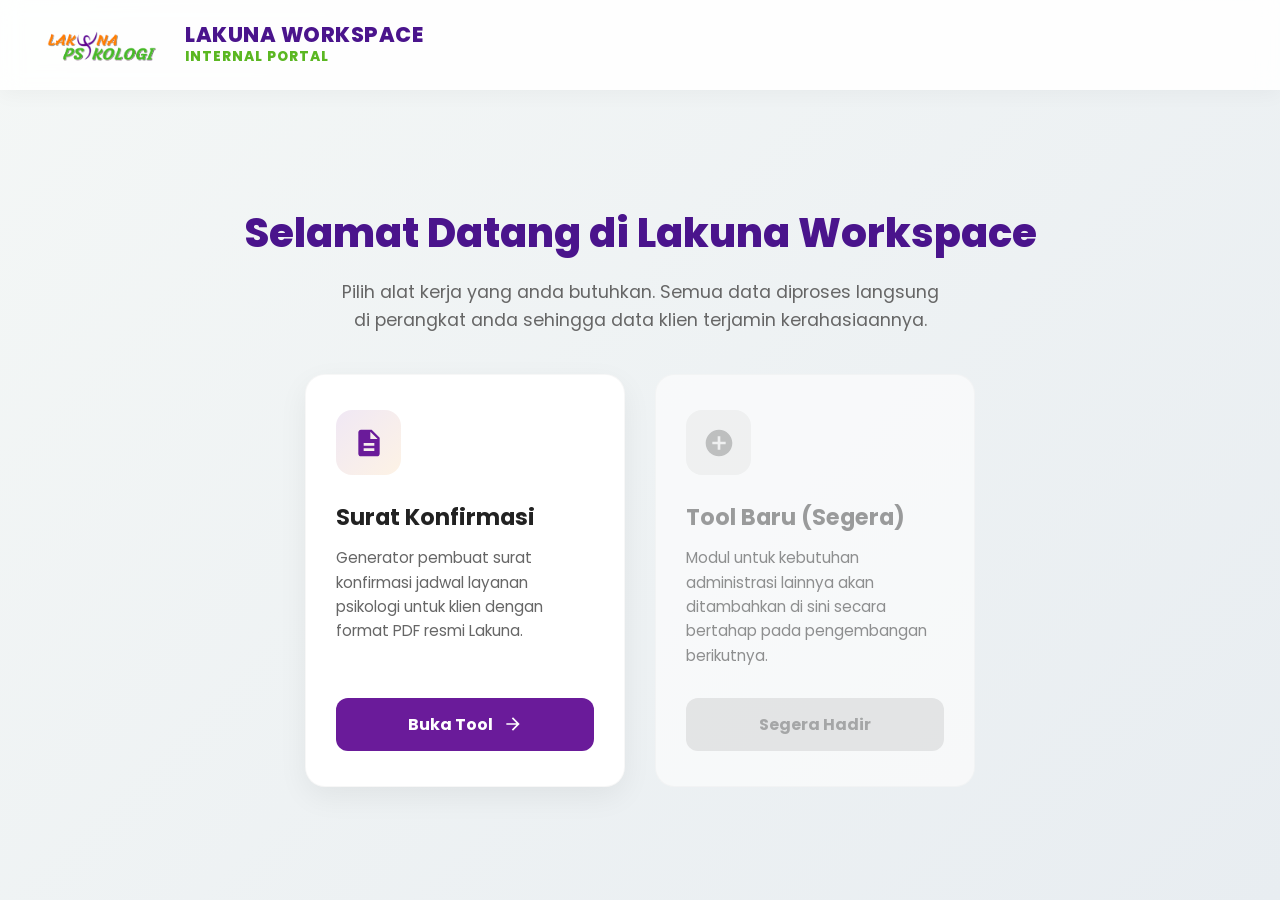
<file: index.html>
<!DOCTYPE html>
<html lang="id">

<head>
    <meta http-equiv="Cache-Control" content="no-cache, no-store, must-revalidate">
    <meta http-equiv="Pragma" content="no-cache">
    <meta http-equiv="Expires" content="0">
    <meta charset="UTF-8">
    <meta name="viewport" content="width=device-width, initial-scale=1, maximum-scale=1, user-scalable=no">
    <title>Lakuna Workspace - Internal Portal</title>
    <link href="https://fonts.googleapis.com/css2?family=Poppins:wght@400;500;700;800&display=swap" rel="stylesheet">
    <script>document.write('<link rel="stylesheet" href="assets/css/workspace.css?v=' + new Date().getTime() + '">');</script>
</head>

<body>

    <!-- Header Portal -->
    <header class="header">
        <div class="brand">
            <img src="logo-lakuna-header.png" alt="Lakuna Logo">
            <div class="brand-text">
                <span class="brand-title">LAKUNA WORKSPACE</span>
                <span class="brand-subtitle">Internal Portal</span>
            </div>
        </div>
    </header>

    <main class="main">
        <div class="welcome-section">
            <h1>Selamat Datang di Lakuna Workspace</h1>
            <p>Pilih alat kerja yang anda butuhkan. Semua data diproses langsung di perangkat anda sehingga data klien
                terjamin kerahasiaannya.</p>
        </div>

        <div class="tools-grid">
            <!-- Tool 1: Form Konfirmasi -->
            <!-- Kartu Tool 1 -->
            <div class="card">
                <div class="card-icon">
                    <svg viewBox="0 0 24 24">
                        <path
                            d="M14 2H6c-1.1 0-1.99.9-1.99 2L4 20c0 1.1.89 2 1.99 2H18c1.1 0 2-.9 2-2V8l-6-6zm2 16H8v-2h8v2zm0-4H8v-2h8v2zm-3-5V3.5L18.5 9H13z" />
                    </svg>
                </div>
                <h2 class="card-title">Surat Konfirmasi</h2>
                <p class="card-desc">Generator pembuat surat konfirmasi jadwal layanan psikologi untuk klien dengan
                    format PDF resmi Lakuna.</p>
                <a href="form-lakuna.html" class="card-btn">
                    Buka Tool
                    <svg viewBox="0 0 24 24">
                        <path d="M12 4l-1.41 1.41L16.17 11H4v2h12.17l-5.58 5.59L12 20l8-8z" />
                    </svg>
                </a>
            </div>

            <!-- Placeholder untuk tools berikutnya -->
            <div class="card disabled">
                <div class="card-icon">
                    <svg viewBox="0 0 24 24">
                        <path
                            d="M12 2C6.48 2 2 6.48 2 12s4.48 10 10 10 10-4.48 10-10S17.52 2 12 2zm5 11h-4v4h-2v-4H7v-2h4V7h2v4h4v2z" />
                    </svg>
                </div>
                <h2 class="card-title">Tool Baru (Segera)</h2>
                <p class="card-desc">Modul untuk kebutuhan administrasi lainnya akan ditambahkan di sini secara bertahap
                    pada pengembangan berikutnya.</p>
                <div class="card-btn">Segera Hadir</div>
            </div>
        </div>
    </main>

    <script>
        // Script untuk menyembunyikan header saat scroll ke bawah di mobile
        let lastScrollY = window.scrollY;
        const header = document.querySelector('.header');

        window.addEventListener('scroll', () => {
            // Hanya jalankan efek ini pada tampilan mobile
            if (window.innerWidth <= 768) {
                if (window.scrollY > lastScrollY && window.scrollY > 50) {
                    // Scroll ke bawah: sembunyikan header
                    header.style.transform = 'translateY(-100%)';
                } else {
                    // Scroll ke atas: munculkan kembali header
                    header.style.transform = 'translateY(0)';
                }
            } else {
                // Pastikan header selalu tampil di desktop
                header.style.transform = 'translateY(0)';
            }
            lastScrollY = window.scrollY;
        });
    </script>
</body>

</html>
</file>
<file: assets/css/workspace.css>
:root {
    --poppins: 'Poppins', sans-serif;
    --lakuna-purple: #6a1b9a;
    --lakuna-dark-purple: #4a148c;
    --lakuna-green: #7dbd1e;
    --lakuna-orange: #ef8500;
}

* {
    margin: 0;
    padding: 0;
    box-sizing: border-box;
}

body {
    -webkit-text-size-adjust: 100%;
    min-height: -webkit-fill-available;
    font-family: var(--poppins);
    background: linear-gradient(135deg, #f4f7f6 0%, #e8edf1 100%);
    min-height: 100vh;
    display: flex;
    flex-direction: column;
    align-items: center;
    color: #333;
}

/* Navbar / Header */
.header {
    width: 100%;
    background: rgba(255, 255, 255, 0.9);
    backdrop-filter: blur(10px);
    padding: 15px 40px;
    box-shadow: 0 4px 20px rgba(0, 0, 0, 0.04);
    display: flex;
    justify-content: space-between;
    align-items: center;
    position: sticky;
    top: 0;
    z-index: 100;
    transition: transform 0.3s ease-in-out;
}

.brand {
    display: flex;
    align-items: center;
    gap: 15px;
}

.brand img {
    height: 160px;
    object-fit: contain;
    mix-blend-mode: multiply;
    margin-top: -50px;
    margin-bottom: -50px;
    margin-left: -20px;
    margin-right: -10px;
    clip-path: inset(50px 0 50px 0);
    /* Memotong 50px dari atas dan bawah (bagian putih) */
}

.brand-text {
    display: flex;
    flex-direction: column;
}

.brand-title {
    font-size: 1.3rem;
    font-weight: 800;
    color: var(--lakuna-dark-purple);
    line-height: 1.2;
    letter-spacing: 0.5px;
}

.brand-subtitle {
    font-size: 0.85rem;
    color: #5bb722;
    /* Menyesuaikan warna hijau agar persis seperti logo */
    font-weight: 800;
    text-transform: uppercase;
    letter-spacing: 1px;
}

/* Main Content */
.main {
    flex: 1;
    width: 100%;
    max-width: 1100px;
    padding: 40px 20px;
    /* Padding dikurangi untuk menghindari scroll tidak perlu */
    display: flex;
    flex-direction: column;
    justify-content: center;
    /* Menengahkan seluruh grid secara vertikal di dalam sisa layar */
}

.welcome-section {
    margin-bottom: 40px;
    /* Jarak diperkecil sedikit */
    text-align: center;
}

.welcome-section h1 {
    font-size: 2.5rem;
    color: var(--lakuna-dark-purple);
    margin-bottom: 15px;
    font-weight: 800;
}

.welcome-section p {
    font-size: 1.1rem;
    color: #666;
    max-width: 600px;
    margin: 0 auto;
    line-height: 1.6;
}

/* Tools Grid */
.tools-grid {
    display: grid;
    grid-template-columns: repeat(auto-fit, 320px);
    /* Kunci lebar card di 320px */
    justify-content: center;
    /* Tengahkan card secara horizontal */
    gap: 30px;
}

/* Tool Card */
.card {
    background: white;
    border-radius: 20px;
    padding: 35px 30px;
    box-shadow: 0 10px 30px rgba(0, 0, 0, 0.06);
    border: 1px solid rgba(0, 0, 0, 0.03);
    display: flex;
    flex-direction: column;
    position: relative;
    overflow: hidden;
    text-decoration: none;
}

.card::before {
    content: '';
    position: absolute;
    top: 0;
    left: 0;
    width: 100%;
    height: 6px;
    background: linear-gradient(90deg, var(--lakuna-purple), var(--lakuna-orange));
    opacity: 0;
}

.card-icon {
    width: 65px;
    height: 65px;
    background: linear-gradient(135deg, rgba(106, 27, 154, 0.1), rgba(239, 133, 0, 0.1));
    border-radius: 16px;
    display: flex;
    align-items: center;
    justify-content: center;
    margin-bottom: 25px;
}

.card-icon svg {
    width: 32px;
    height: 32px;
    fill: var(--lakuna-purple);
}

.card-title {
    font-size: 1.4rem;
    font-weight: 700;
    color: #222;
    margin-bottom: 12px;
}

.card-desc {
    font-size: 0.95rem;
    color: #666;
    margin-bottom: 30px;
    line-height: 1.6;
    flex-grow: 1;
}

.card-btn {
    display: inline-flex;
    align-items: center;
    justify-content: center;
    gap: 10px;
    width: 100%;
    background: var(--lakuna-purple);
    color: white;
    text-decoration: none;
    padding: 14px;
    border-radius: 12px;
    font-weight: 700;
    font-size: 1rem;
}

.card-btn:active {
    background: var(--lakuna-dark-purple);
}

.card-btn svg {
    width: 20px;
    height: 20px;
    fill: white;
}

/* Coming Soon Card */
.card.disabled {
    opacity: 0.7;
    pointer-events: none;
    box-shadow: none;
    background: #fdfdfd;
}

.card.disabled .card-icon {
    background: #f0f0f0;
}

.card.disabled .card-icon svg {
    fill: #aaa;
}

.card.disabled .card-title {
    color: #777;
}

.card.disabled .card-btn {
    background: #e0e0e0;
    color: #888;
}

/* --- RESPONSIVE MOBILE --- */
@media screen and (max-width: 768px) {
    .header {
        padding: 15px 20px;
        /* flex-direction bawaan row, jadi logo di kiri & teks di kanan */
        justify-content: center;
        /* menengahkan brand di mobile jika diinginkan, atau flex-start */
    }

    .brand {
        gap: 12px;
        /* flex-direction bawaan row, align-items center */
    }

    .brand img {
        height: 170px;
        margin-top: -50px;
        margin-bottom: -50px;
        clip-path: inset(50px 0 50px 0);
        margin-left: -20px;
        margin-right: -5px;
    }

    .brand-title {
        font-size: 1.05rem;
        white-space: nowrap;
    }

    .brand-subtitle {
        font-size: 0.75rem;
    }

    .main {
        padding: 20px 15px;
        justify-content: flex-start;
    }

    .welcome-section {
        margin-bottom: 25px;
    }

    .welcome-section h1 {
        font-size: 1.8rem;
    }

    .welcome-section p {
        font-size: 0.95rem;
    }

    .tools-grid {
        grid-template-columns: 1fr;
    }

    .card {
        padding: 25px 20px;
    }
}
</file>
